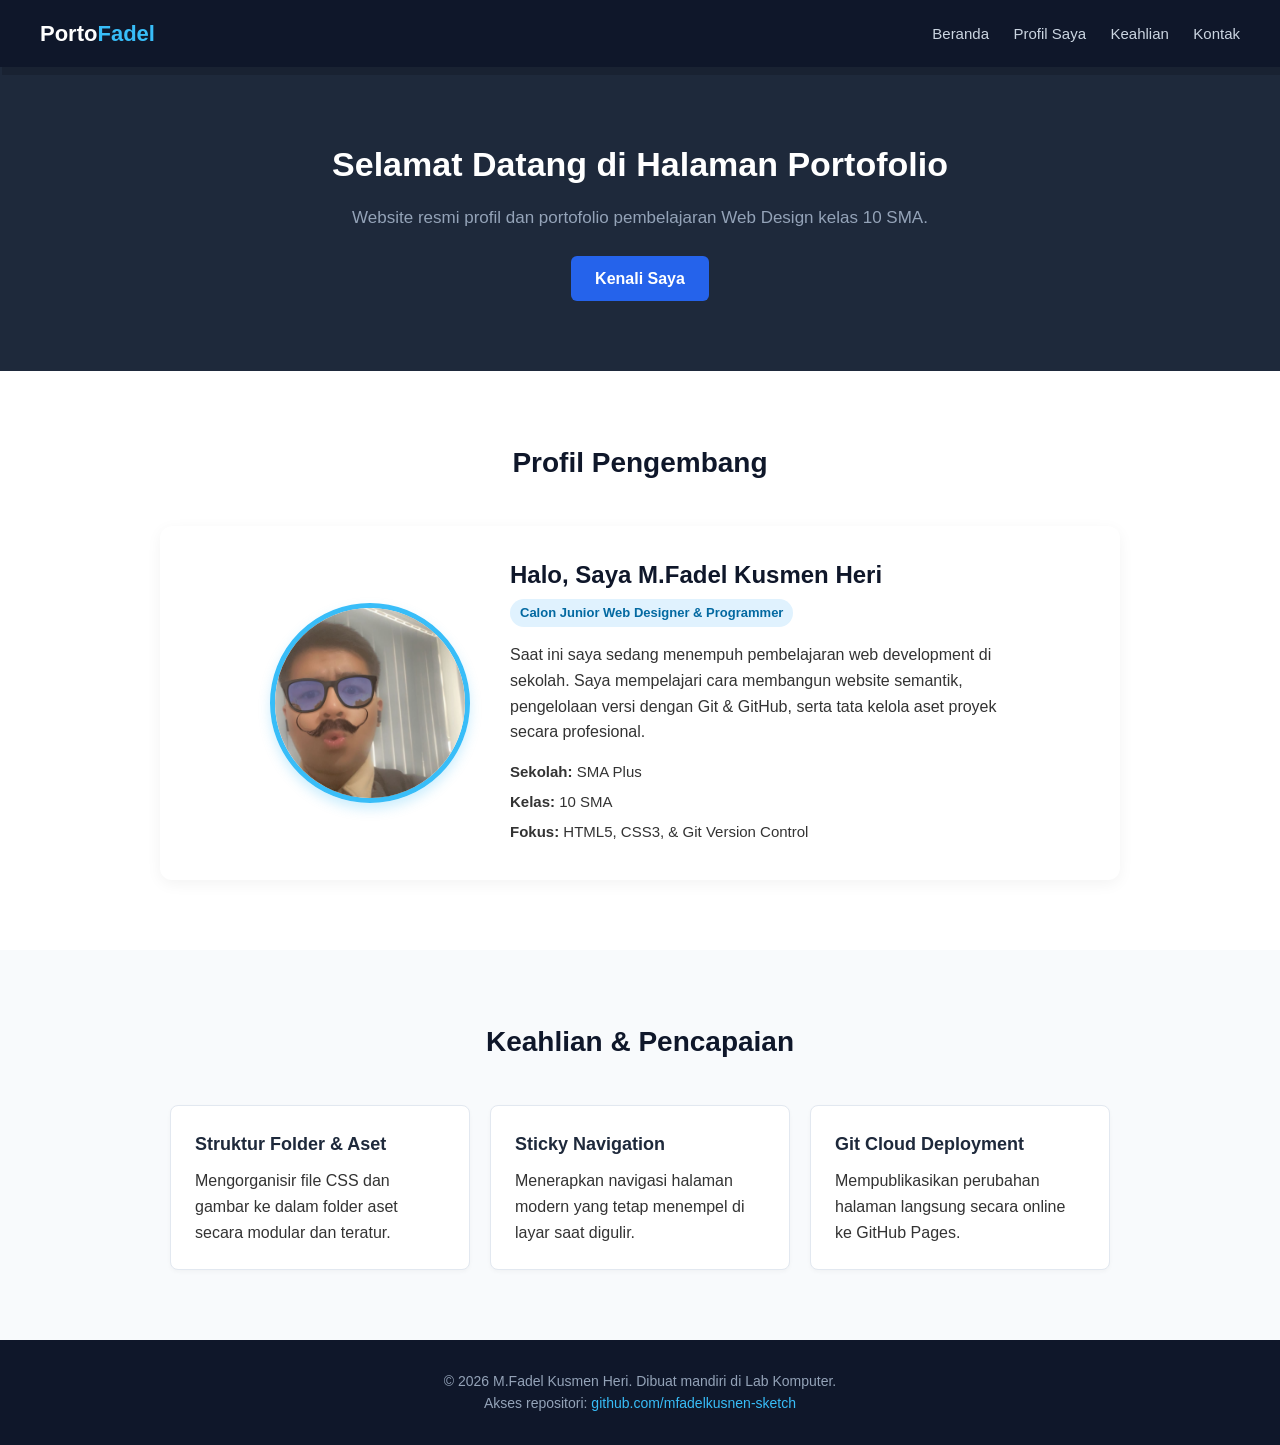
<file: index.html>
<!DOCTYPE html>
<html lang="id">
<head>
    <meta charset="UTF-8">
    <meta name="viewport" content="width=device-width, initial-scale=1.0">
    <title>Portofolio - M.Fadel Kusmen Heri</title>
    <!-- Menghubungkan CSS dari dalam folder assets/css/ -->
    <link rel="stylesheet" href="assets/css/style.css">
</head>
<body>
    <!-- 1. STICKY NAVBAR -->
    <header class="navbar">
        <div class="logo">Porto<span>Fadel</span></div>
        <nav class="nav-links">
            <a href="#beranda">Beranda</a>
            <a href="#profil">Profil Saya</a>
            <a href="#keahlian">Keahlian</a>
            <a href="#kontak">Kontak</a>
        </nav>
    </header>

    <main>
        <!-- 2. HERO SECTION -->
        <section id="beranda" class="section hero">
            <div class="container hero-content">
                <h1>Selamat Datang di Halaman Portofolio</h1>
                <p>Website resmi profil dan portofolio pembelajaran Web Design kelas 10 SMA.</p>
                <a href="#profil" class="btn-cta">Kenali Saya</a>
            </div>
        </section>

        <!-- 3. SECTION PROFIL DIRI -->
        <section id="profil" class="section">
            <div class="container">
                <h2 class="section-title">Profil Pengembang</h2>
                <div class="profile-wrapper">
                    <!-- Wadah Foto Profil -->
                    <div class="profile-image-box">
                        <img src="assets/images/profile.jpg" alt="Foto Profil M.Fadel Kusmen Heri" class="profile-img">
                    </div>
                    <!-- Wadah Informasi Diri -->
                    <div class="profile-info">
                        <h3>Halo, Saya M.Fadel Kusmen Heri</h3>
                        <p class="role-badge">Calon Junior Web Designer & Programmer</p>
                        <p>
                            Saat ini saya sedang menempuh pembelajaran web development di sekolah.
                            Saya mempelajari cara membangun website semantik, pengelolaan versi dengan Git & GitHub,
                            serta tata kelola aset proyek secara profesional.
                        </p>
                        <ul class="profile-details">
                            <li><strong>Sekolah:</strong> SMA Plus</li>
                            <li><strong>Kelas:</strong> 10 SMA</li>
                            <li><strong>Fokus:</strong> HTML5, CSS3, & Git Version Control</li>
                        </ul>
                    </div>
                </div>
            </div>
        </section>

        <!-- 4. SECTION KEAHLIAN/PROYEK -->
        <section id="keahlian" class="section section-alt">
            <div class="container">
                <h2 class="section-title">Keahlian & Pencapaian</h2>
                <div class="grid-cards">
                    <article class="card">
                        <h3>Struktur Folder & Aset</h3>
                        <p>Mengorganisir file CSS dan gambar ke dalam folder aset secara modular dan teratur.</p>
                    </article>
                    <article class="card">
                        <h3>Sticky Navigation</h3>
                        <p>Menerapkan navigasi halaman modern yang tetap menempel di layar saat digulir.</p>
                    </article>
                    <article class="card">
                        <h3>Git Cloud Deployment</h3>
                        <p>Mempublikasikan perubahan halaman langsung secara online ke GitHub Pages.</p>
                    </article>
                </div>
            </div>
        </section>
    </main>

    <!-- 5. FOOTER -->
    <footer id="kontak" class="footer">
        <div class="container">
            <p>&copy; 2026 M.Fadel Kusmen Heri. Dibuat mandiri di Lab Komputer.</p>
            <p>Akses repositori: <a href="https://github.com/mfadelkusnen-sketch" target="_blank">github.com/mfadelkusnen-sketch</a></p>
        </div>
    </footer>
</body>
</html>
</file>
<file: assets/css/style.css>
/* 1. RESET GLOBAL & SMOOTH SCROLL */
* {
    margin: 0;
    padding: 0;
    box-sizing: border-box;
}

html {
    scroll-behavior: smooth;
}

body {
    font-family: 'Segoe UI', Tahoma, Geneva, Verdana, sans-serif;
    color: #333333;
    line-height: 1.6;
    background-color: #ffffff;
}

.container {
    max-width: 1000px;
    margin: 0 auto;
    padding: 0 20px;
}

/* 2. STICKY NAVBAR */
.navbar {
    top: 0;
    position: sticky;
    z-index: 1000;
    display: flex;
    justify-content: space-between;
    align-items: center;
    background-color: #0f172a;
    padding: 16px 40px;
    box-shadow: 2px 8px rgba(0, 0, 0, 0.15);
}

.logo {
    color: #ffffff;
    font-size: 22px;
    font-weight: bold;
}

.logo span {
    color: #38bdf8;
}

.nav-links a {
    color: #cbd5e1;
    text-decoration: none;
    margin-left: 20px;
    font-size: 15px;
    transition: color 0.3s;
}

.nav-links a:hover {
    color: #38bdf8;
}

/* 3. HERO SECTION */
.hero {
    background-color: #1e293b;
    padding: 90px 0;
    color: #ffffff;
    text-align: center;
}

.hero h1 {
    font-size: 34px;
    margin-bottom: 12px;
}

.hero p {
    font-size: 17px;
    color: #94a3b8;
    max-width: 600px;
    margin: 0 auto 25px auto;
}

.btn-cta {
    display: inline-block;
    background-color: #2563eb;
    color: #ffffff;
    padding: 10px 24px;
    text-decoration: none;
    border-radius: 6px;
    font-weight: bold;
    transition: background-color 0.3s;
}

.btn-cta:hover {
    background-color: #1d4ed8;
}

/* 4. SECTION PROFIL & TATA LETAK FOTO */
.section {
    padding: 70px 0;
}

.section-alt {
    background-color: #f8fafc;
}

.section-title {
    text-align: center;
    font-size: 28px;
    margin-bottom: 40px;
    color: #0f172a;
}

.profile-wrapper {
    display: flex;
    align-items: center;
    justify-content: center;
    gap: 40px;
    flex-wrap: wrap; 
    background-color: #ffffff;
    padding: 30px;
    border-radius: 12px;
    box-shadow: 0 4px 15px rgba(0, 0, 0, 0.05);
}

/* Kunci Pengaturan Foto Diri */
.profile-img {
    width: 200px;
    height: 200px;
    object-fit: cover; 
    border-radius: 50%; 
    border: 5px solid #38bdf8; 
    box-shadow: 0 6px 12px rgba(56, 189, 248, 0.25);
    display: block;
}

.profile-info {
    max-width: 500px;
}

.profile-info h3 {
    font-size: 24px;
    color: #0f172a;
    margin-bottom: 4px;
}

.role-badge {
    display: inline-block;
    background-color: #e0f2fe;
    color: #0369a1;
    font-size: 13px;
    font-weight: bold;
    padding: 4px 10px;
    border-radius: 20px;
    margin-bottom: 15px;
}

.profile-details {
    margin-top: 15px;
    list-style: none;
}

.profile-details li {
    margin-bottom: 6px;
    font-size: 15px;
}

/* 5. GRID CARDS KEAHLIAN */
.grid-cards {
    display: flex;
    gap: 20px;
    flex-wrap: wrap;
    justify-content: center;
}

.card {
    background-color: #ffffff;
    border: 1px solid #e2e8f0;
    border-radius: 8px;
    padding: 24px;
    flex: 1 1 260px;
    max-width: 300px;
    box-shadow: 0 2px 4px rgba(0, 0, 0, 0.03);
}

.card h3 {
    margin-bottom: 10px;
    color: #1e293b;
    font-size: 18px;
}

/* 6. FOOTER */
.footer {
    background-color: #0f172a;
    color: #94a3b8;
    text-align: center;
    padding: 30px 0;
    font-size: 14px;
}

.footer a {
    color: #38bdf8;
    text-decoration: none;
}
</file>
